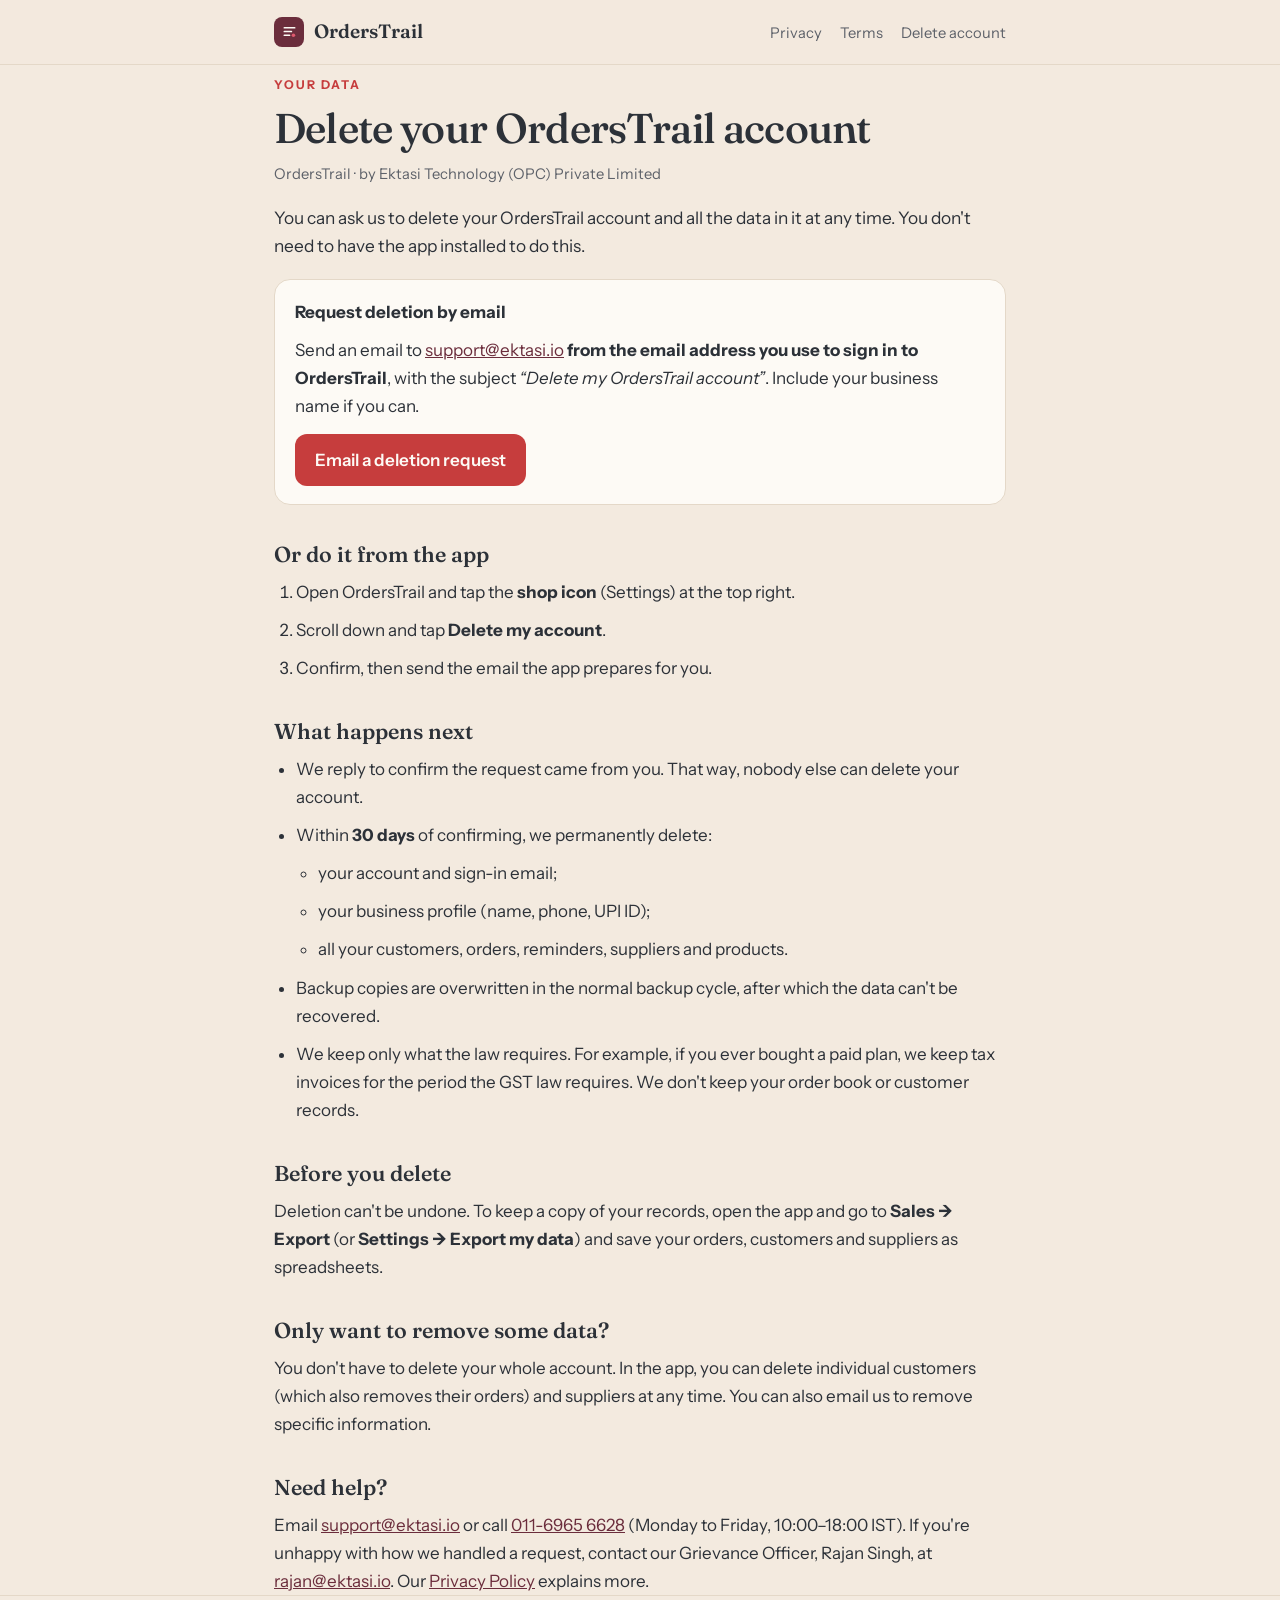
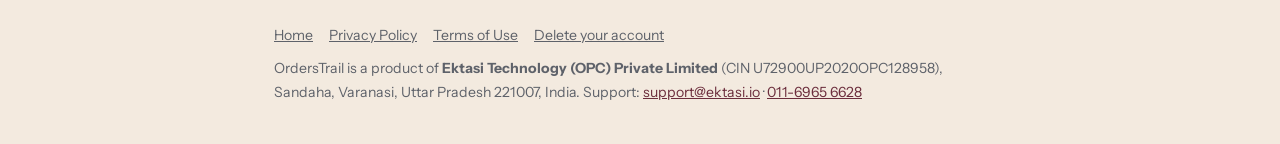
<file: delete-account/index.html>
<!DOCTYPE html>
<html lang="en-IN">
<head>
<meta charset="UTF-8">
<meta name="viewport" content="width=device-width, initial-scale=1.0">
<title>Delete your account — OrdersTrail</title>
<meta name="description" content="How to delete your OrdersTrail account and all its data, with or without the app.">
<meta name="theme-color" content="#6B2D3C">
<link rel="canonical" href="https://orderstrail.in/delete-account/">
<link rel="icon" href="/favicon.svg" type="image/svg+xml">
<link rel="preconnect" href="https://fonts.googleapis.com">
<link rel="preconnect" href="https://fonts.gstatic.com" crossorigin>
<link href="https://fonts.googleapis.com/css2?family=Fraunces:opsz,wght@9..144,500..600&family=Instrument+Sans:wght@400;600;700&display=swap" rel="stylesheet">
<link rel="stylesheet" href="/legal.css">
</head>
<body>
<header><div class="wrap bar">
  <a class="brand" href="/"><span class="mark"><svg width="15" height="15" viewBox="0 0 16 16" fill="none" aria-hidden="true"><path d="M2.5 4h11M2.5 8h7.5M2.5 12h5.5" stroke="#FDFAF5" stroke-width="1.8" stroke-linecap="round"/><circle cx="12.2" cy="12" r="1.9" fill="#E05A6F"/></svg></span>OrdersTrail</a>
  <nav><a href="/privacy/">Privacy</a><a href="/terms/">Terms</a><a href="/delete-account/">Delete account</a></nav>
</div></header>
<main class="wrap">
<p class="kicker">Your data</p>
<h1>Delete your OrdersTrail account</h1>
<p class="meta">OrdersTrail · by Ektasi Technology (OPC) Private Limited</p>

<p class="lead">You can ask us to delete your OrdersTrail account and all the data in it at any time. You don't need to have the app installed to do this.</p>

<div class="card">
  <p><strong>Request deletion by email</strong></p>
  <p>Send an email to <a href="mailto:support@ektasi.io?subject=Delete%20my%20OrdersTrail%20account">support@ektasi.io</a> <strong>from the email address you use to sign in to OrdersTrail</strong>, with the subject <em>“Delete my OrdersTrail account”</em>. Include your business name if you can.</p>
  <a class="btn" href="mailto:support@ektasi.io?subject=Delete%20my%20OrdersTrail%20account&amp;body=Please%20delete%20my%20OrdersTrail%20account%20and%20all%20of%20its%20data.%0A%0ABusiness%20name%3A%20">Email a deletion request</a>
</div>

<h2>Or do it from the app</h2>
<ol>
  <li>Open OrdersTrail and tap the <strong>shop icon</strong> (Settings) at the top right.</li>
  <li>Scroll down and tap <strong>Delete my account</strong>.</li>
  <li>Confirm, then send the email the app prepares for you.</li>
</ol>

<h2>What happens next</h2>
<ul>
  <li>We reply to confirm the request came from you. That way, nobody else can delete your account.</li>
  <li>Within <strong>30 days</strong> of confirming, we permanently delete:
    <ul>
      <li>your account and sign-in email;</li>
      <li>your business profile (name, phone, UPI ID);</li>
      <li>all your customers, orders, reminders, suppliers and products.</li>
    </ul>
  </li>
  <li>Backup copies are overwritten in the normal backup cycle, after which the data can't be recovered.</li>
  <li>We keep only what the law requires. For example, if you ever bought a paid plan, we keep tax invoices for the period the GST law requires. We don't keep your order book or customer records.</li>
</ul>

<h2>Before you delete</h2>
<p>Deletion can't be undone. To keep a copy of your records, open the app and go to <strong>Sales → Export</strong> (or <strong>Settings → Export my data</strong>) and save your orders, customers and suppliers as spreadsheets.</p>

<h2>Only want to remove some data?</h2>
<p>You don't have to delete your whole account. In the app, you can delete individual customers (which also removes their orders) and suppliers at any time. You can also email us to remove specific information.</p>

<h2>Need help?</h2>
<p>Email <a href="mailto:support@ektasi.io">support@ektasi.io</a> or call <a href="tel:+911169656628">011-6965 6628</a> (Monday to Friday, 10:00–18:00 IST). If you're unhappy with how we handled a request, contact our Grievance Officer, Rajan Singh, at <a href="mailto:rajan@ektasi.io">rajan@ektasi.io</a>. Our <a href="/privacy/">Privacy Policy</a> explains more.</p>
</main>
<footer><div class="wrap">
  <nav><a href="/">Home</a><a href="/privacy/">Privacy Policy</a><a href="/terms/">Terms of Use</a><a href="/delete-account/">Delete your account</a></nav>
  <p>OrdersTrail is a product of <strong>Ektasi Technology (OPC) Private Limited</strong> (CIN U72900UP2020OPC128958), Sandaha, Varanasi, Uttar Pradesh 221007, India. Support: <a href="mailto:support@ektasi.io">support@ektasi.io</a> · <a href="tel:+911169656628">011-6965 6628</a></p>
</div></footer>
</body>
</html>
</file>
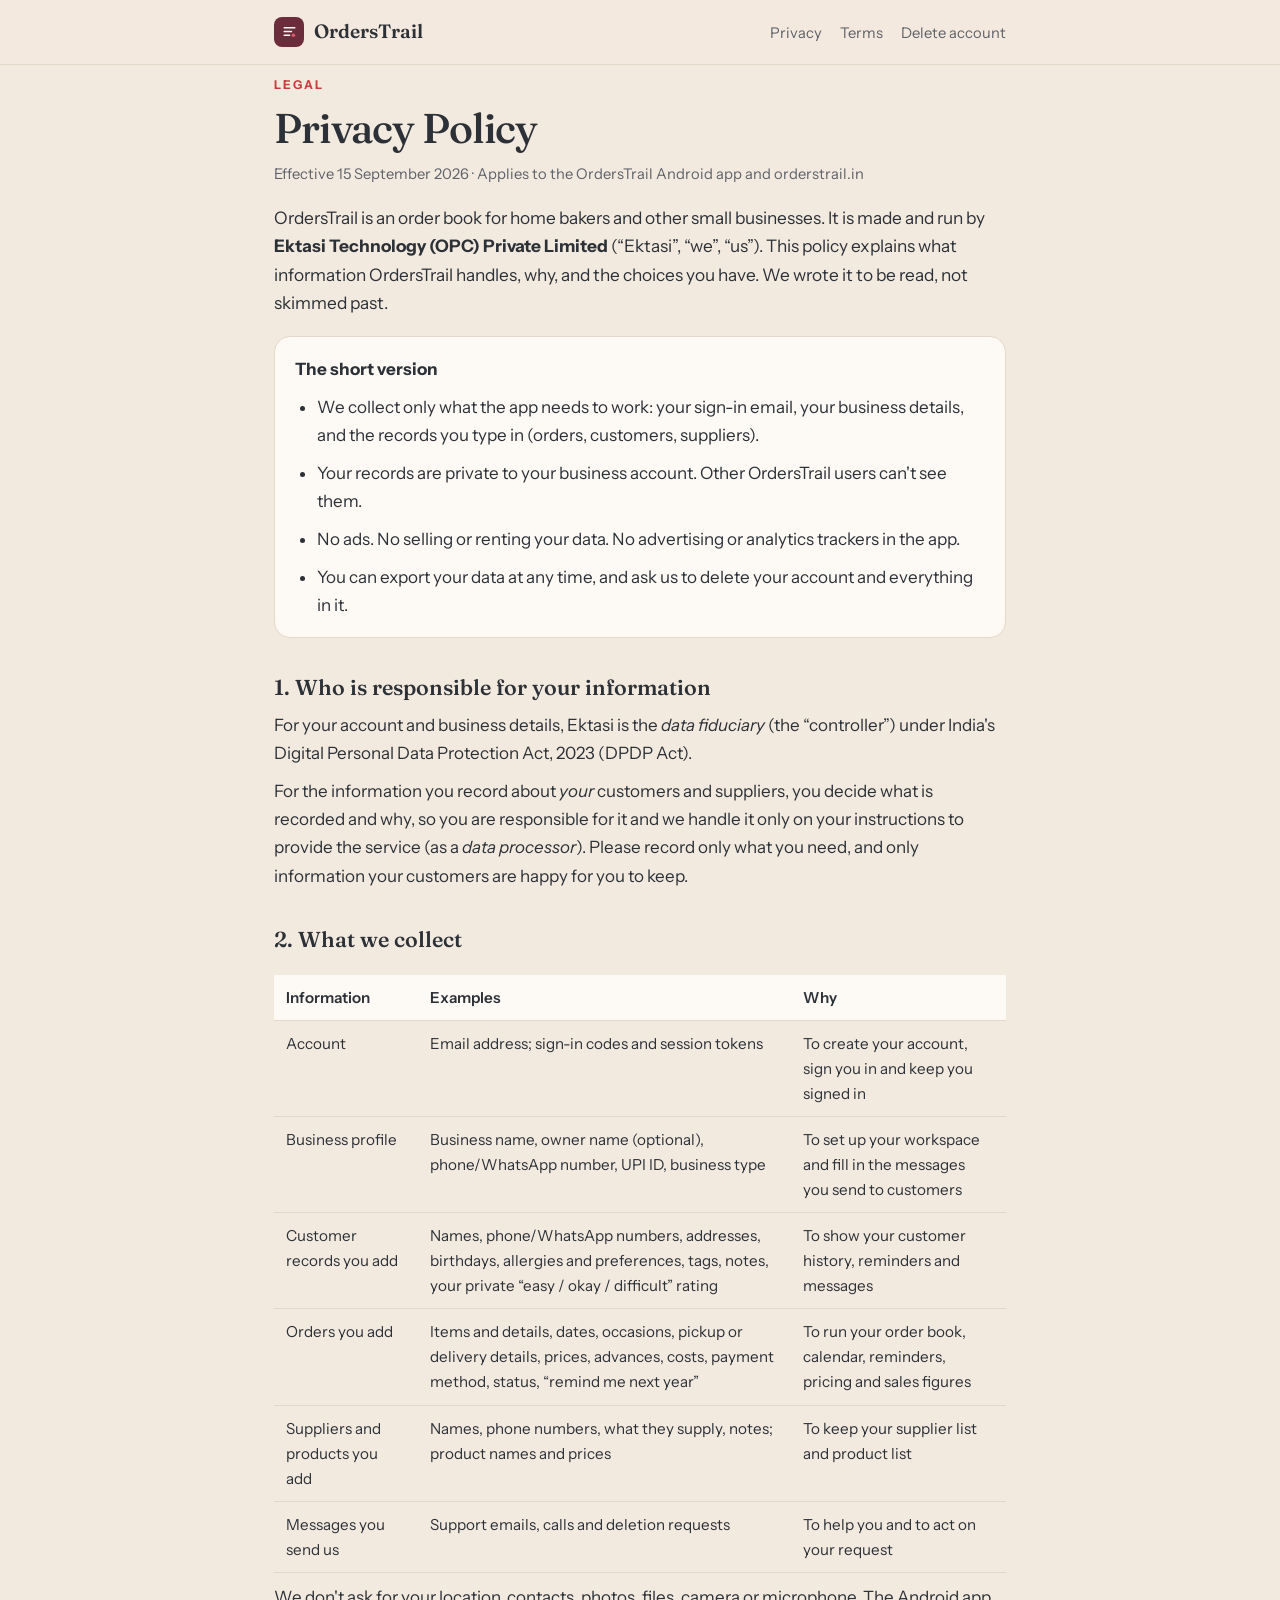
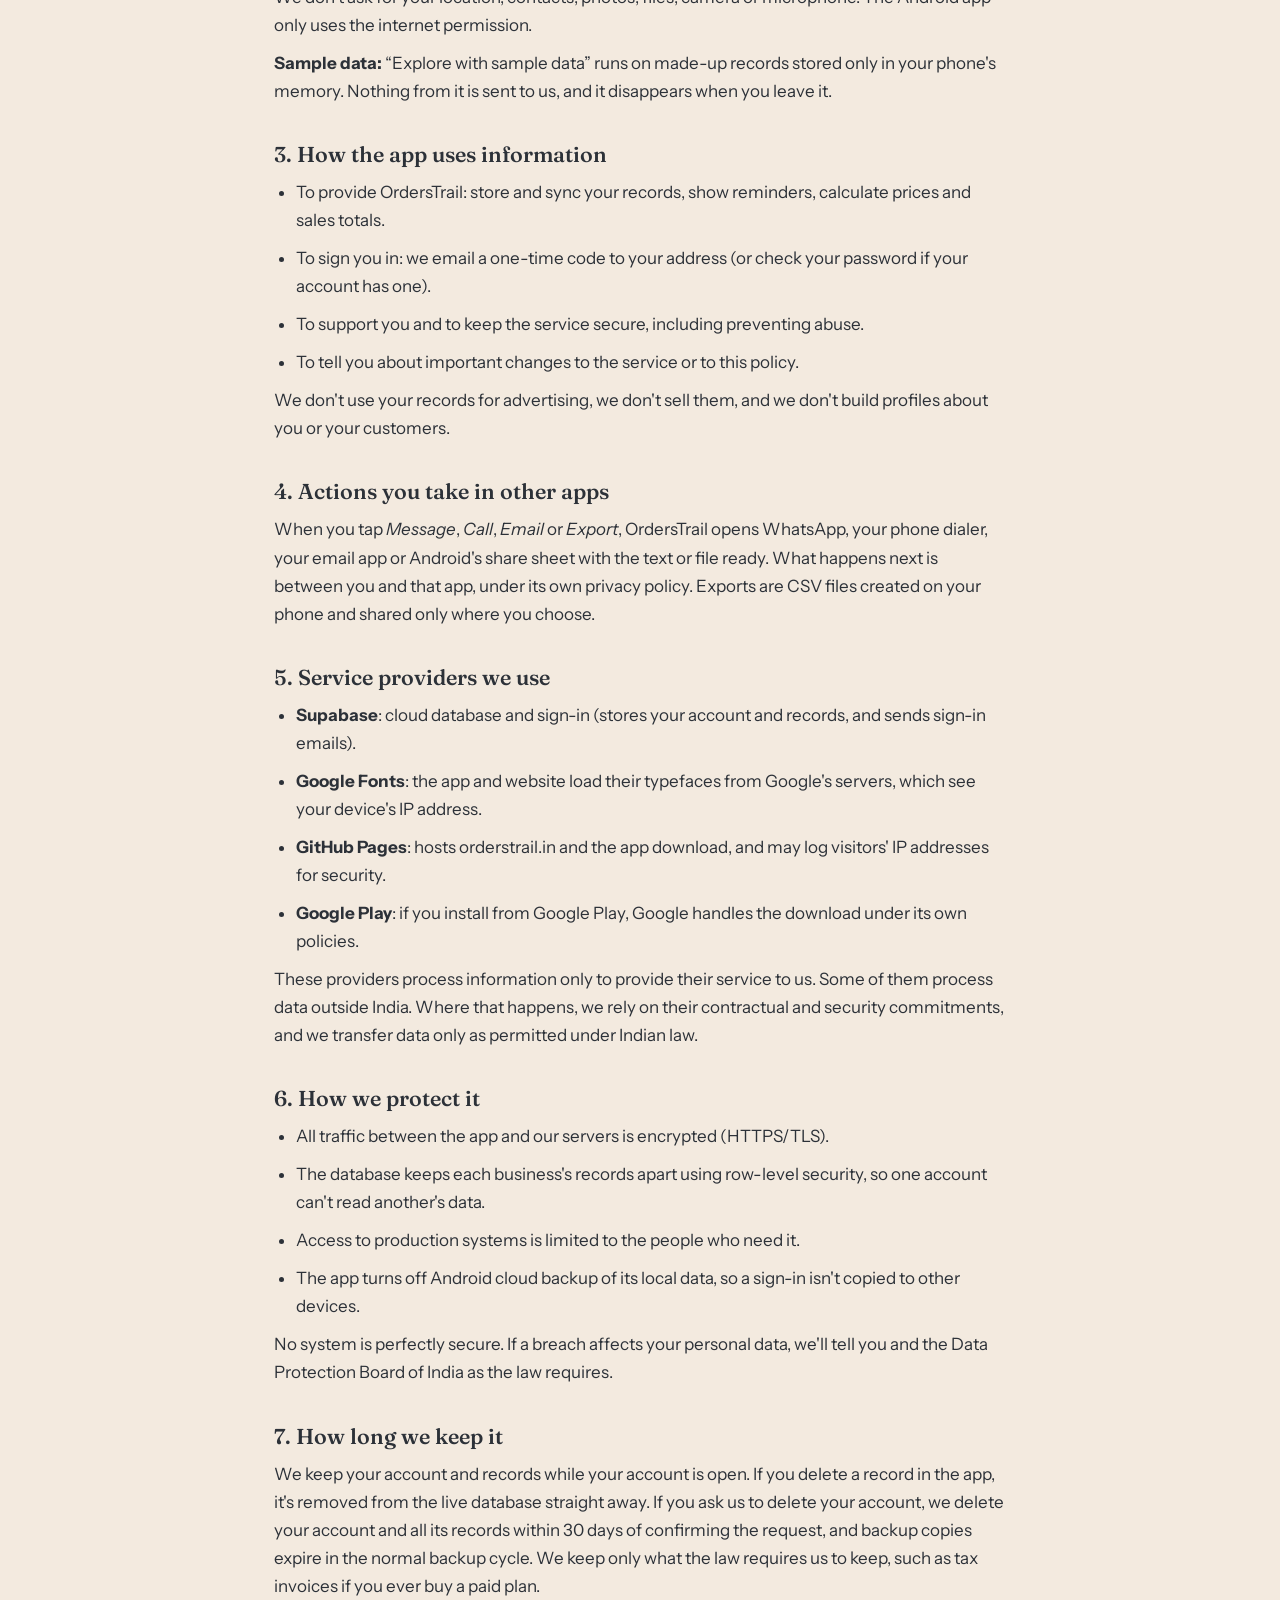
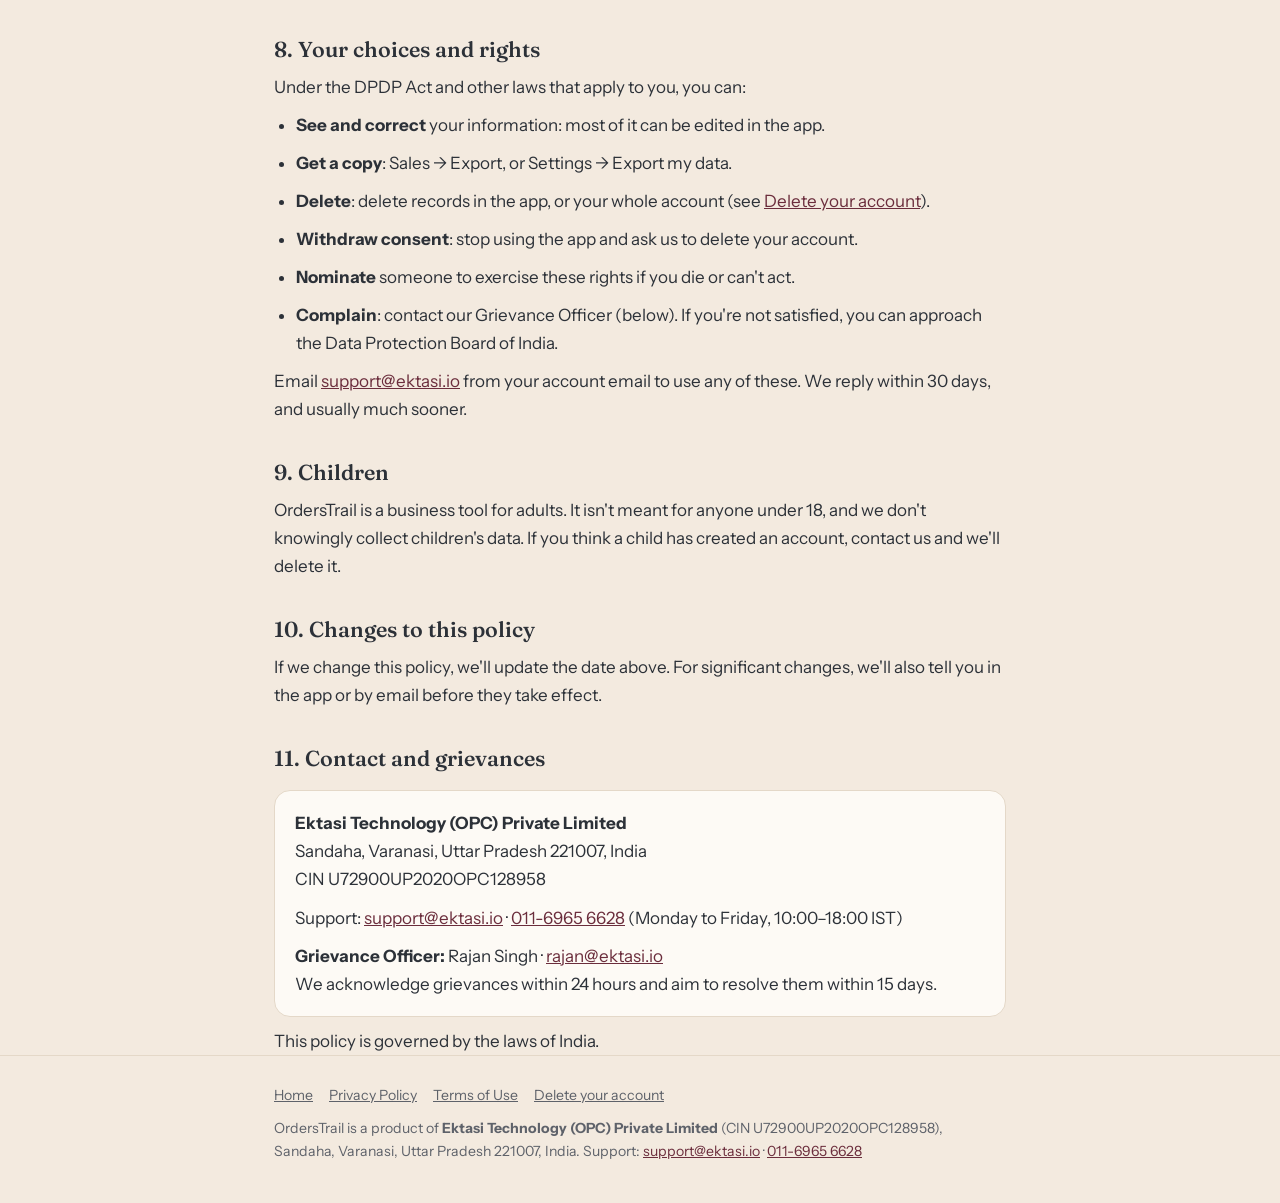
<file: privacy/index.html>
<!DOCTYPE html>
<html lang="en-IN">
<head>
<meta charset="UTF-8">
<meta name="viewport" content="width=device-width, initial-scale=1.0">
<title>Privacy Policy — OrdersTrail</title>
<meta name="description" content="How OrdersTrail, by Ektasi Technology, collects, uses and protects your information, and your rights under India's DPDP Act.">
<meta name="theme-color" content="#6B2D3C">
<link rel="canonical" href="https://orderstrail.in/privacy/">
<link rel="icon" href="/favicon.svg" type="image/svg+xml">
<link rel="preconnect" href="https://fonts.googleapis.com">
<link rel="preconnect" href="https://fonts.gstatic.com" crossorigin>
<link href="https://fonts.googleapis.com/css2?family=Fraunces:opsz,wght@9..144,500..600&family=Instrument+Sans:wght@400;600;700&display=swap" rel="stylesheet">
<link rel="stylesheet" href="/legal.css">
</head>
<body>
<header><div class="wrap bar">
  <a class="brand" href="/"><span class="mark"><svg width="15" height="15" viewBox="0 0 16 16" fill="none" aria-hidden="true"><path d="M2.5 4h11M2.5 8h7.5M2.5 12h5.5" stroke="#FDFAF5" stroke-width="1.8" stroke-linecap="round"/><circle cx="12.2" cy="12" r="1.9" fill="#E05A6F"/></svg></span>OrdersTrail</a>
  <nav><a href="/privacy/">Privacy</a><a href="/terms/">Terms</a><a href="/delete-account/">Delete account</a></nav>
</div></header>
<main class="wrap">
<p class="kicker">Legal</p>
<h1>Privacy Policy</h1>
<p class="meta">Effective 15 September 2026 · Applies to the OrdersTrail Android app and orderstrail.in</p>

<p class="lead">OrdersTrail is an order book for home bakers and other small businesses. It is made and run by <strong>Ektasi Technology (OPC) Private Limited</strong> (“Ektasi”, “we”, “us”). This policy explains what information OrdersTrail handles, why, and the choices you have. We wrote it to be read, not skimmed past.</p>

<div class="card">
  <p><strong>The short version</strong></p>
  <ul>
    <li>We collect only what the app needs to work: your sign-in email, your business details, and the records you type in (orders, customers, suppliers).</li>
    <li>Your records are private to your business account. Other OrdersTrail users can't see them.</li>
    <li>No ads. No selling or renting your data. No advertising or analytics trackers in the app.</li>
    <li>You can export your data at any time, and ask us to delete your account and everything in it.</li>
  </ul>
</div>

<h2>1. Who is responsible for your information</h2>
<p>For your account and business details, Ektasi is the <em>data fiduciary</em> (the “controller”) under India's Digital Personal Data Protection Act, 2023 (DPDP Act).</p>
<p>For the information you record about <em>your</em> customers and suppliers, you decide what is recorded and why, so you are responsible for it and we handle it only on your instructions to provide the service (as a <em>data processor</em>). Please record only what you need, and only information your customers are happy for you to keep.</p>

<h2>2. What we collect</h2>
<div class="scroll"><table>
  <tr><th>Information</th><th>Examples</th><th>Why</th></tr>
  <tr><td>Account</td><td>Email address; sign-in codes and session tokens</td><td>To create your account, sign you in and keep you signed in</td></tr>
  <tr><td>Business profile</td><td>Business name, owner name (optional), phone/WhatsApp number, UPI ID, business type</td><td>To set up your workspace and fill in the messages you send to customers</td></tr>
  <tr><td>Customer records you add</td><td>Names, phone/WhatsApp numbers, addresses, birthdays, allergies and preferences, tags, notes, your private “easy / okay / difficult” rating</td><td>To show your customer history, reminders and messages</td></tr>
  <tr><td>Orders you add</td><td>Items and details, dates, occasions, pickup or delivery details, prices, advances, costs, payment method, status, “remind me next year”</td><td>To run your order book, calendar, reminders, pricing and sales figures</td></tr>
  <tr><td>Suppliers and products you add</td><td>Names, phone numbers, what they supply, notes; product names and prices</td><td>To keep your supplier list and product list</td></tr>
  <tr><td>Messages you send us</td><td>Support emails, calls and deletion requests</td><td>To help you and to act on your request</td></tr>
</table></div>
<p>We don't ask for your location, contacts, photos, files, camera or microphone. The Android app only uses the internet permission.</p>
<p><strong>Sample data:</strong> “Explore with sample data” runs on made-up records stored only in your phone's memory. Nothing from it is sent to us, and it disappears when you leave it.</p>

<h2>3. How the app uses information</h2>
<ul>
  <li>To provide OrdersTrail: store and sync your records, show reminders, calculate prices and sales totals.</li>
  <li>To sign you in: we email a one-time code to your address (or check your password if your account has one).</li>
  <li>To support you and to keep the service secure, including preventing abuse.</li>
  <li>To tell you about important changes to the service or to this policy.</li>
</ul>
<p>We don't use your records for advertising, we don't sell them, and we don't build profiles about you or your customers.</p>

<h2>4. Actions you take in other apps</h2>
<p>When you tap <em>Message</em>, <em>Call</em>, <em>Email</em> or <em>Export</em>, OrdersTrail opens WhatsApp, your phone dialer, your email app or Android's share sheet with the text or file ready. What happens next is between you and that app, under its own privacy policy. Exports are CSV files created on your phone and shared only where you choose.</p>

<h2>5. Service providers we use</h2>
<ul>
  <li><strong>Supabase</strong>: cloud database and sign-in (stores your account and records, and sends sign-in emails).</li>
  <li><strong>Google Fonts</strong>: the app and website load their typefaces from Google's servers, which see your device's IP address.</li>
  <li><strong>GitHub Pages</strong>: hosts orderstrail.in and the app download, and may log visitors' IP addresses for security.</li>
  <li><strong>Google Play</strong>: if you install from Google Play, Google handles the download under its own policies.</li>
</ul>
<p>These providers process information only to provide their service to us. Some of them process data outside India. Where that happens, we rely on their contractual and security commitments, and we transfer data only as permitted under Indian law.</p>

<h2>6. How we protect it</h2>
<ul>
  <li>All traffic between the app and our servers is encrypted (HTTPS/TLS).</li>
  <li>The database keeps each business's records apart using row-level security, so one account can't read another's data.</li>
  <li>Access to production systems is limited to the people who need it.</li>
  <li>The app turns off Android cloud backup of its local data, so a sign-in isn't copied to other devices.</li>
</ul>
<p>No system is perfectly secure. If a breach affects your personal data, we'll tell you and the Data Protection Board of India as the law requires.</p>

<h2>7. How long we keep it</h2>
<p>We keep your account and records while your account is open. If you delete a record in the app, it's removed from the live database straight away. If you ask us to delete your account, we delete your account and all its records within 30 days of confirming the request, and backup copies expire in the normal backup cycle. We keep only what the law requires us to keep, such as tax invoices if you ever buy a paid plan.</p>

<h2>8. Your choices and rights</h2>
<p>Under the DPDP Act and other laws that apply to you, you can:</p>
<ul>
  <li><strong>See and correct</strong> your information: most of it can be edited in the app.</li>
  <li><strong>Get a copy</strong>: Sales → Export, or Settings → Export my data.</li>
  <li><strong>Delete</strong>: delete records in the app, or your whole account (see <a href="/delete-account/">Delete your account</a>).</li>
  <li><strong>Withdraw consent</strong>: stop using the app and ask us to delete your account.</li>
  <li><strong>Nominate</strong> someone to exercise these rights if you die or can't act.</li>
  <li><strong>Complain</strong>: contact our Grievance Officer (below). If you're not satisfied, you can approach the Data Protection Board of India.</li>
</ul>
<p>Email <a href="mailto:support@ektasi.io">support@ektasi.io</a> from your account email to use any of these. We reply within 30 days, and usually much sooner.</p>

<h2>9. Children</h2>
<p>OrdersTrail is a business tool for adults. It isn't meant for anyone under 18, and we don't knowingly collect children's data. If you think a child has created an account, contact us and we'll delete it.</p>

<h2>10. Changes to this policy</h2>
<p>If we change this policy, we'll update the date above. For significant changes, we'll also tell you in the app or by email before they take effect.</p>

<h2>11. Contact and grievances</h2>
<div class="card">
  <p><strong>Ektasi Technology (OPC) Private Limited</strong><br>Sandaha, Varanasi, Uttar Pradesh 221007, India<br>CIN U72900UP2020OPC128958</p>
  <p>Support: <a href="mailto:support@ektasi.io">support@ektasi.io</a> · <a href="tel:+911169656628">011-6965 6628</a> (Monday to Friday, 10:00–18:00 IST)</p>
  <p><strong>Grievance Officer:</strong> Rajan Singh · <a href="mailto:rajan@ektasi.io">rajan@ektasi.io</a><br>We acknowledge grievances within 24 hours and aim to resolve them within 15 days.</p>
</div>
<p>This policy is governed by the laws of India.</p>
</main>
<footer><div class="wrap">
  <nav><a href="/">Home</a><a href="/privacy/">Privacy Policy</a><a href="/terms/">Terms of Use</a><a href="/delete-account/">Delete your account</a></nav>
  <p>OrdersTrail is a product of <strong>Ektasi Technology (OPC) Private Limited</strong> (CIN U72900UP2020OPC128958), Sandaha, Varanasi, Uttar Pradesh 221007, India. Support: <a href="mailto:support@ektasi.io">support@ektasi.io</a> · <a href="tel:+911169656628">011-6965 6628</a></p>
</div></footer>
</body>
</html>
</file>
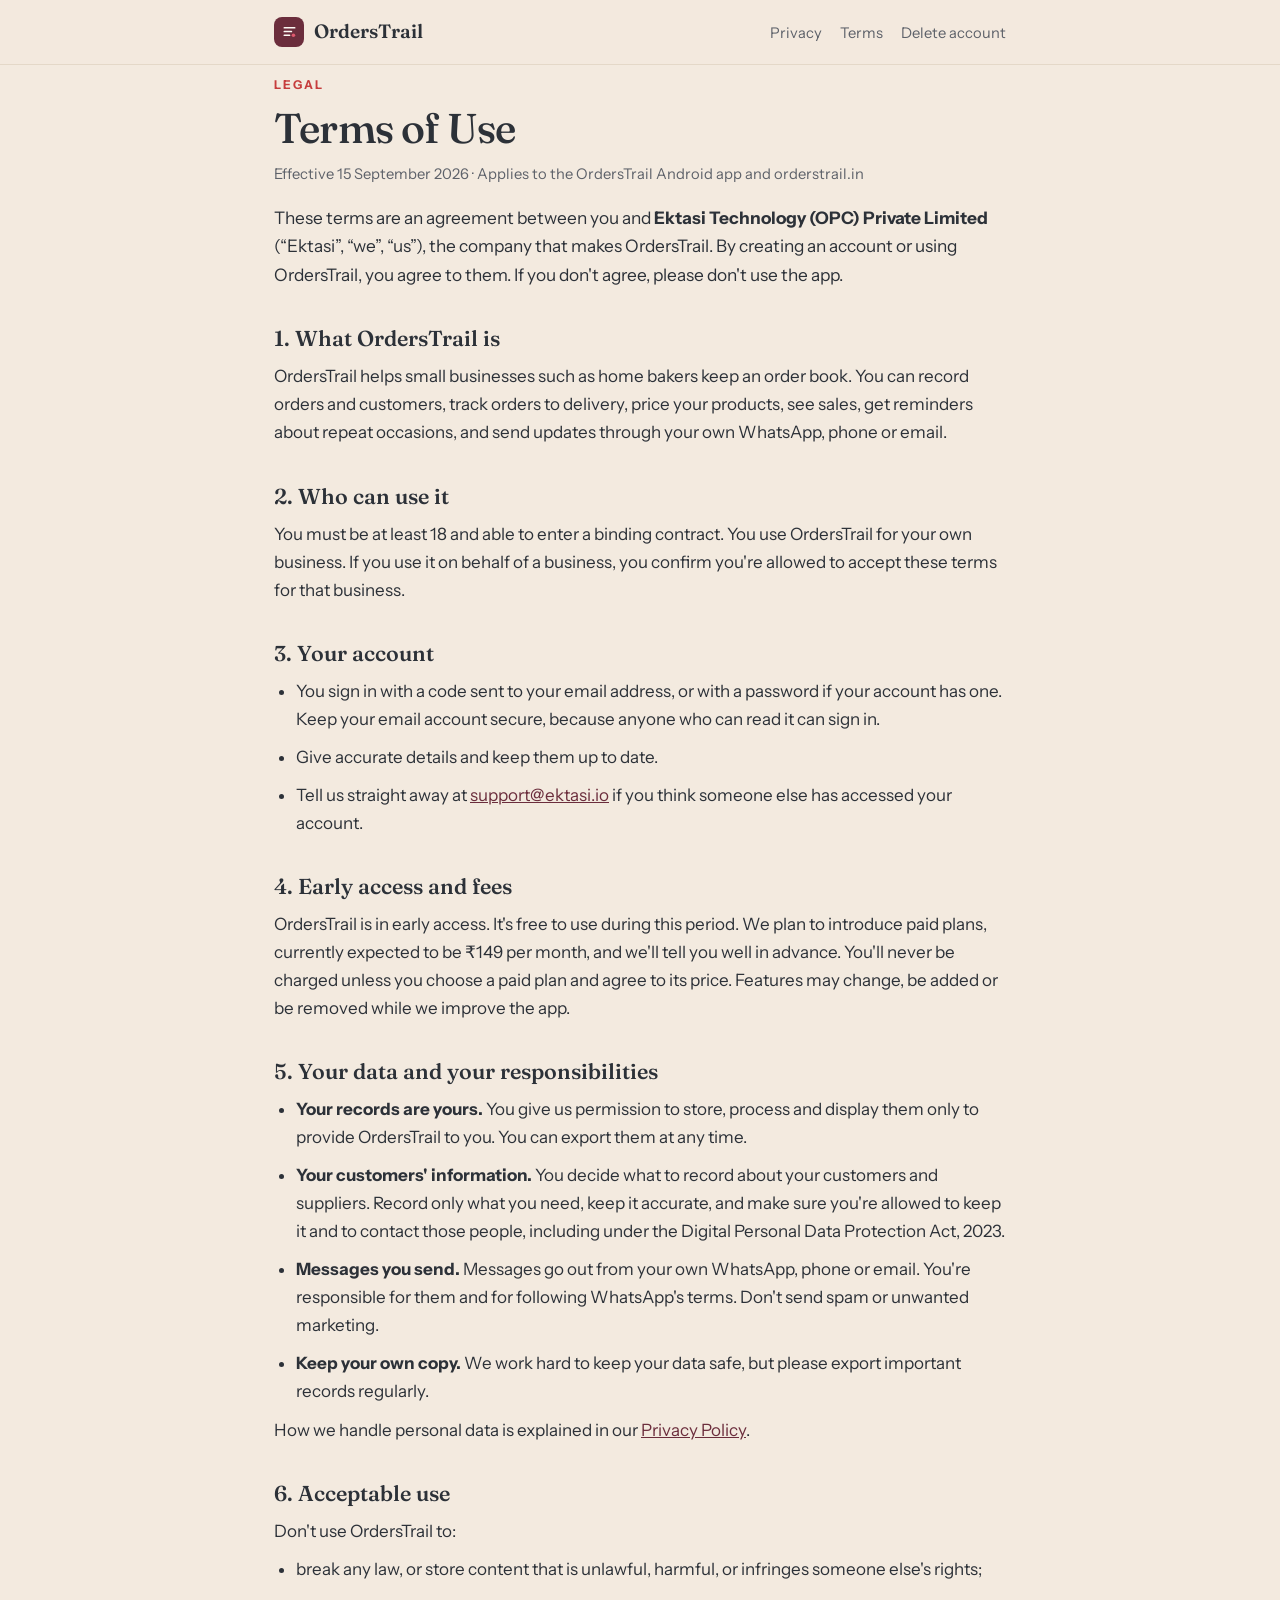
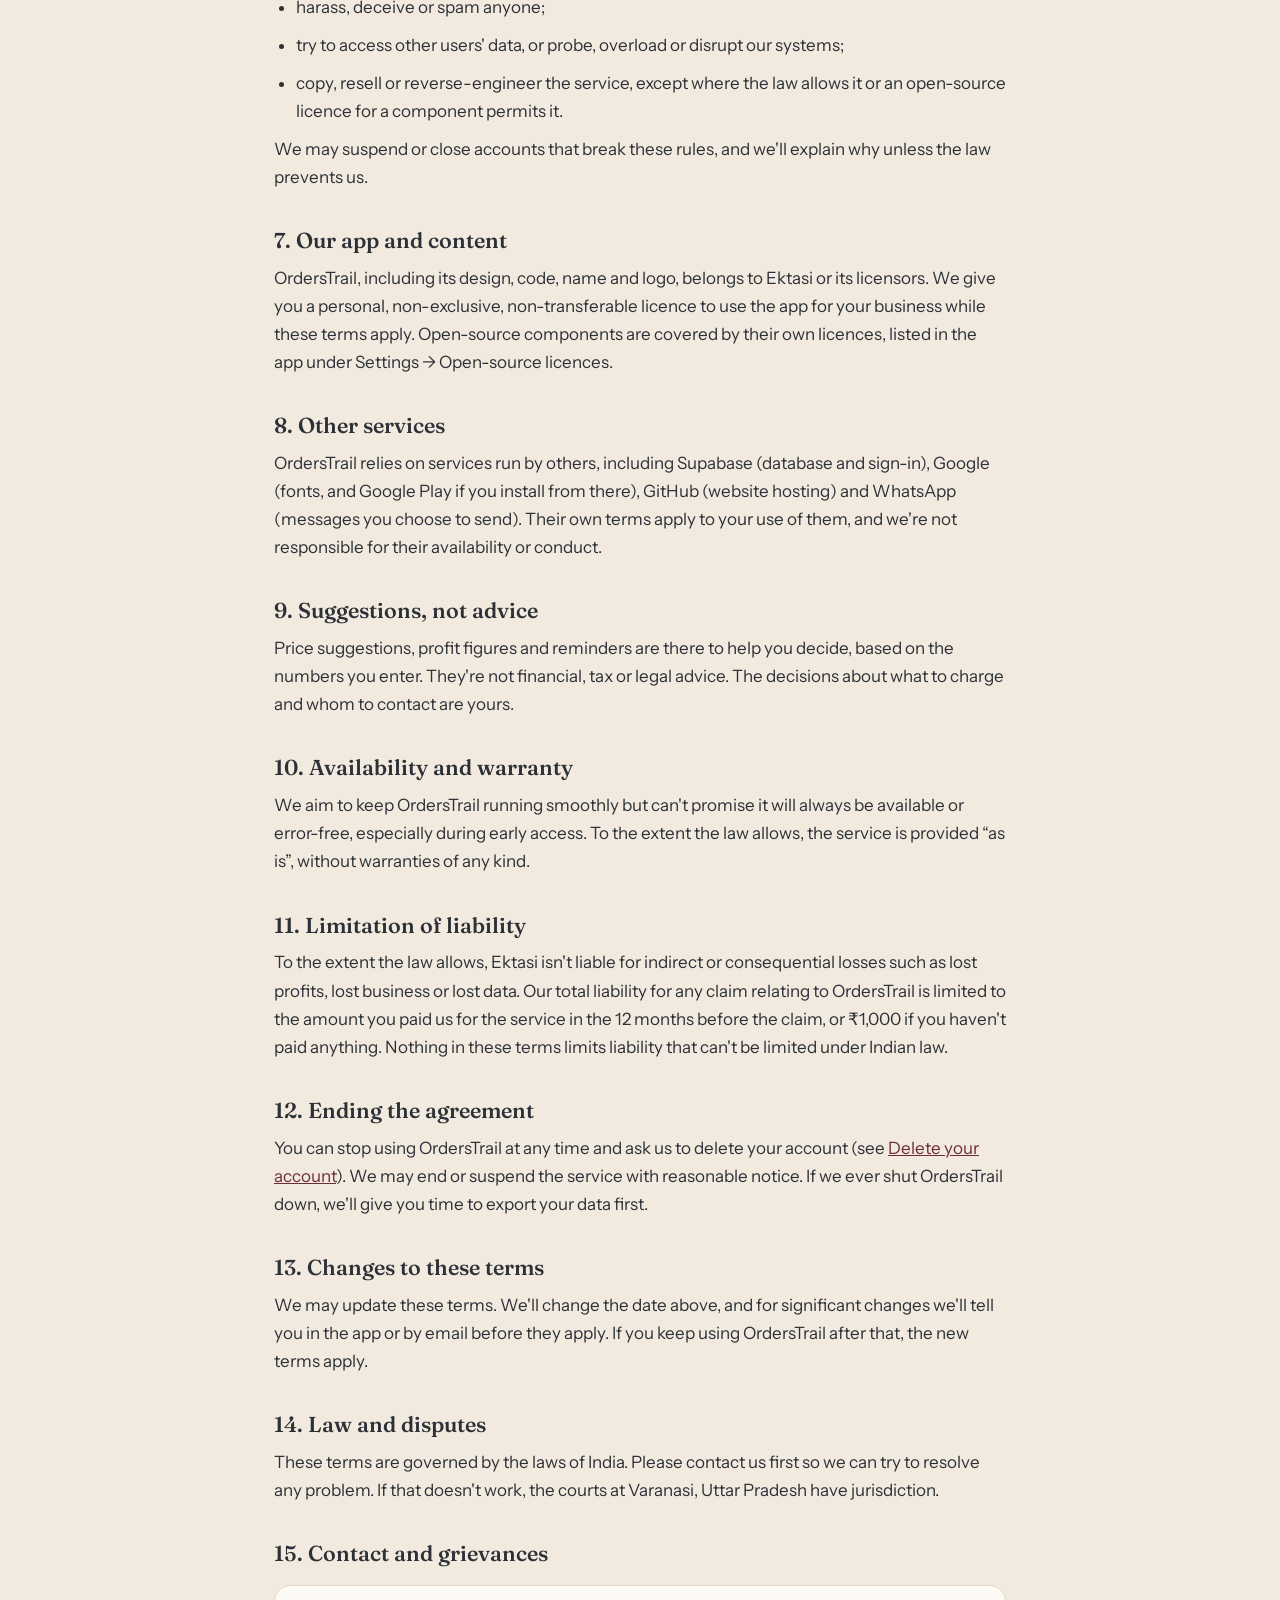
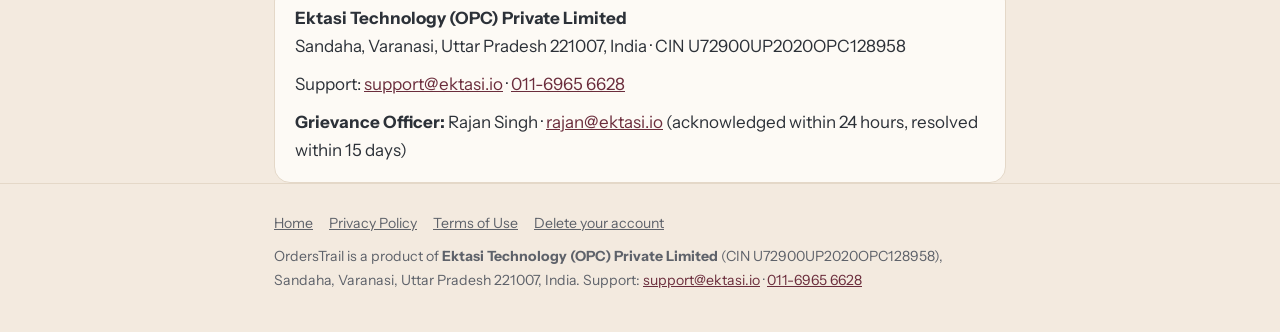
<file: terms/index.html>
<!DOCTYPE html>
<html lang="en-IN">
<head>
<meta charset="UTF-8">
<meta name="viewport" content="width=device-width, initial-scale=1.0">
<title>Terms of Use — OrdersTrail</title>
<meta name="description" content="The terms for using the OrdersTrail app and website, from Ektasi Technology (OPC) Private Limited.">
<meta name="theme-color" content="#6B2D3C">
<link rel="canonical" href="https://orderstrail.in/terms/">
<link rel="icon" href="/favicon.svg" type="image/svg+xml">
<link rel="preconnect" href="https://fonts.googleapis.com">
<link rel="preconnect" href="https://fonts.gstatic.com" crossorigin>
<link href="https://fonts.googleapis.com/css2?family=Fraunces:opsz,wght@9..144,500..600&family=Instrument+Sans:wght@400;600;700&display=swap" rel="stylesheet">
<link rel="stylesheet" href="/legal.css">
</head>
<body>
<header><div class="wrap bar">
  <a class="brand" href="/"><span class="mark"><svg width="15" height="15" viewBox="0 0 16 16" fill="none" aria-hidden="true"><path d="M2.5 4h11M2.5 8h7.5M2.5 12h5.5" stroke="#FDFAF5" stroke-width="1.8" stroke-linecap="round"/><circle cx="12.2" cy="12" r="1.9" fill="#E05A6F"/></svg></span>OrdersTrail</a>
  <nav><a href="/privacy/">Privacy</a><a href="/terms/">Terms</a><a href="/delete-account/">Delete account</a></nav>
</div></header>
<main class="wrap">
<p class="kicker">Legal</p>
<h1>Terms of Use</h1>
<p class="meta">Effective 15 September 2026 · Applies to the OrdersTrail Android app and orderstrail.in</p>

<p class="lead">These terms are an agreement between you and <strong>Ektasi Technology (OPC) Private Limited</strong> (“Ektasi”, “we”, “us”), the company that makes OrdersTrail. By creating an account or using OrdersTrail, you agree to them. If you don't agree, please don't use the app.</p>

<h2>1. What OrdersTrail is</h2>
<p>OrdersTrail helps small businesses such as home bakers keep an order book. You can record orders and customers, track orders to delivery, price your products, see sales, get reminders about repeat occasions, and send updates through your own WhatsApp, phone or email.</p>

<h2>2. Who can use it</h2>
<p>You must be at least 18 and able to enter a binding contract. You use OrdersTrail for your own business. If you use it on behalf of a business, you confirm you're allowed to accept these terms for that business.</p>

<h2>3. Your account</h2>
<ul>
  <li>You sign in with a code sent to your email address, or with a password if your account has one. Keep your email account secure, because anyone who can read it can sign in.</li>
  <li>Give accurate details and keep them up to date.</li>
  <li>Tell us straight away at <a href="mailto:support@ektasi.io">support@ektasi.io</a> if you think someone else has accessed your account.</li>
</ul>

<h2>4. Early access and fees</h2>
<p>OrdersTrail is in early access. It's free to use during this period. We plan to introduce paid plans, currently expected to be ₹149 per month, and we'll tell you well in advance. You'll never be charged unless you choose a paid plan and agree to its price. Features may change, be added or be removed while we improve the app.</p>

<h2>5. Your data and your responsibilities</h2>
<ul>
  <li><strong>Your records are yours.</strong> You give us permission to store, process and display them only to provide OrdersTrail to you. You can export them at any time.</li>
  <li><strong>Your customers' information.</strong> You decide what to record about your customers and suppliers. Record only what you need, keep it accurate, and make sure you're allowed to keep it and to contact those people, including under the Digital Personal Data Protection Act, 2023.</li>
  <li><strong>Messages you send.</strong> Messages go out from your own WhatsApp, phone or email. You're responsible for them and for following WhatsApp's terms. Don't send spam or unwanted marketing.</li>
  <li><strong>Keep your own copy.</strong> We work hard to keep your data safe, but please export important records regularly.</li>
</ul>
<p>How we handle personal data is explained in our <a href="/privacy/">Privacy Policy</a>.</p>

<h2>6. Acceptable use</h2>
<p>Don't use OrdersTrail to:</p>
<ul>
  <li>break any law, or store content that is unlawful, harmful, or infringes someone else's rights;</li>
  <li>harass, deceive or spam anyone;</li>
  <li>try to access other users' data, or probe, overload or disrupt our systems;</li>
  <li>copy, resell or reverse-engineer the service, except where the law allows it or an open-source licence for a component permits it.</li>
</ul>
<p>We may suspend or close accounts that break these rules, and we'll explain why unless the law prevents us.</p>

<h2>7. Our app and content</h2>
<p>OrdersTrail, including its design, code, name and logo, belongs to Ektasi or its licensors. We give you a personal, non-exclusive, non-transferable licence to use the app for your business while these terms apply. Open-source components are covered by their own licences, listed in the app under Settings → Open-source licences.</p>

<h2>8. Other services</h2>
<p>OrdersTrail relies on services run by others, including Supabase (database and sign-in), Google (fonts, and Google Play if you install from there), GitHub (website hosting) and WhatsApp (messages you choose to send). Their own terms apply to your use of them, and we're not responsible for their availability or conduct.</p>

<h2>9. Suggestions, not advice</h2>
<p>Price suggestions, profit figures and reminders are there to help you decide, based on the numbers you enter. They're not financial, tax or legal advice. The decisions about what to charge and whom to contact are yours.</p>

<h2>10. Availability and warranty</h2>
<p>We aim to keep OrdersTrail running smoothly but can't promise it will always be available or error-free, especially during early access. To the extent the law allows, the service is provided “as is”, without warranties of any kind.</p>

<h2>11. Limitation of liability</h2>
<p>To the extent the law allows, Ektasi isn't liable for indirect or consequential losses such as lost profits, lost business or lost data. Our total liability for any claim relating to OrdersTrail is limited to the amount you paid us for the service in the 12 months before the claim, or ₹1,000 if you haven't paid anything. Nothing in these terms limits liability that can't be limited under Indian law.</p>

<h2>12. Ending the agreement</h2>
<p>You can stop using OrdersTrail at any time and ask us to delete your account (see <a href="/delete-account/">Delete your account</a>). We may end or suspend the service with reasonable notice. If we ever shut OrdersTrail down, we'll give you time to export your data first.</p>

<h2>13. Changes to these terms</h2>
<p>We may update these terms. We'll change the date above, and for significant changes we'll tell you in the app or by email before they apply. If you keep using OrdersTrail after that, the new terms apply.</p>

<h2>14. Law and disputes</h2>
<p>These terms are governed by the laws of India. Please contact us first so we can try to resolve any problem. If that doesn't work, the courts at Varanasi, Uttar Pradesh have jurisdiction.</p>

<h2>15. Contact and grievances</h2>
<div class="card">
  <p><strong>Ektasi Technology (OPC) Private Limited</strong><br>Sandaha, Varanasi, Uttar Pradesh 221007, India · CIN U72900UP2020OPC128958</p>
  <p>Support: <a href="mailto:support@ektasi.io">support@ektasi.io</a> · <a href="tel:+911169656628">011-6965 6628</a></p>
  <p><strong>Grievance Officer:</strong> Rajan Singh · <a href="mailto:rajan@ektasi.io">rajan@ektasi.io</a> (acknowledged within 24 hours, resolved within 15 days)</p>
</div>
</main>
<footer><div class="wrap">
  <nav><a href="/">Home</a><a href="/privacy/">Privacy Policy</a><a href="/terms/">Terms of Use</a><a href="/delete-account/">Delete your account</a></nav>
  <p>OrdersTrail is a product of <strong>Ektasi Technology (OPC) Private Limited</strong> (CIN U72900UP2020OPC128958), Sandaha, Varanasi, Uttar Pradesh 221007, India. Support: <a href="mailto:support@ektasi.io">support@ektasi.io</a> · <a href="tel:+911169656628">011-6965 6628</a></p>
</div></footer>
</body>
</html>
</file>
<file: legal.css>
:root{--paper:#F3EADF;--cream:#FDFAF5;--ink:#2C3138;--muted:#5E626A;--line:#E4D8C8;--accent:#C63D3D;--app-bar:#6B2D3C}
*{box-sizing:border-box;margin:0;padding:0}
html{-webkit-font-smoothing:antialiased}
body{background:var(--paper);color:var(--ink);font-family:"Instrument Sans",system-ui,sans-serif;font-size:17px;line-height:1.65}
a{color:var(--app-bar)}
.wrap{max-width:780px;margin:0 auto;padding:0 24px}
header{border-bottom:1px solid var(--line);background:rgba(243,234,223,.92)}
.bar{display:flex;align-items:center;justify-content:space-between;height:64px}
.brand{display:flex;align-items:center;gap:10px;font-family:"Fraunces",Georgia,serif;font-size:1.2rem;font-weight:600;color:var(--ink);text-decoration:none}
.mark{width:30px;height:30px;border-radius:8px;background:var(--app-bar);display:grid;place-items:center}
.bar nav a{font-size:.92rem;color:var(--muted);text-decoration:none;margin-left:18px}
.bar nav a:hover{color:var(--ink)}
main{padding:48px 0 64px}
.kicker{font-size:.76rem;letter-spacing:.16em;text-transform:uppercase;color:var(--accent);font-weight:700}
h1{font-family:"Fraunces",Georgia,serif;font-weight:520;font-size:clamp(2rem,5vw,2.6rem);line-height:1.12;letter-spacing:-.02em;margin:10px 0 8px}
.meta{color:var(--muted);font-size:.92rem}
.lead{margin-top:18px;font-size:1.08rem}
h2{font-family:"Fraunces",Georgia,serif;font-weight:560;font-size:1.35rem;line-height:1.25;margin:36px 0 10px}
h3{font-size:1rem;margin:20px 0 6px}
p,li{margin-top:10px}
ul,ol{padding-left:22px}
.card{background:var(--cream);border:1px solid var(--line);border-radius:16px;padding:18px 20px;margin-top:18px}
.card p:first-child{margin-top:0}
.btn{display:inline-block;margin-top:14px;background:var(--accent);color:var(--cream);text-decoration:none;font-weight:600;padding:12px 20px;border-radius:12px}
table{width:100%;border-collapse:collapse;margin-top:12px;font-size:.95rem}
th,td{text-align:left;vertical-align:top;padding:10px 12px;border-bottom:1px solid var(--line)}
th{font-weight:600;background:var(--cream)}
.scroll{overflow-x:auto}
footer{border-top:1px solid var(--line);padding:28px 0 40px;color:var(--muted);font-size:.88rem}
footer nav a{margin-right:16px;color:var(--muted)}
footer p{margin-top:10px}
@media(max-width:560px){.bar nav a:not(:last-child){display:none}}
</file>
